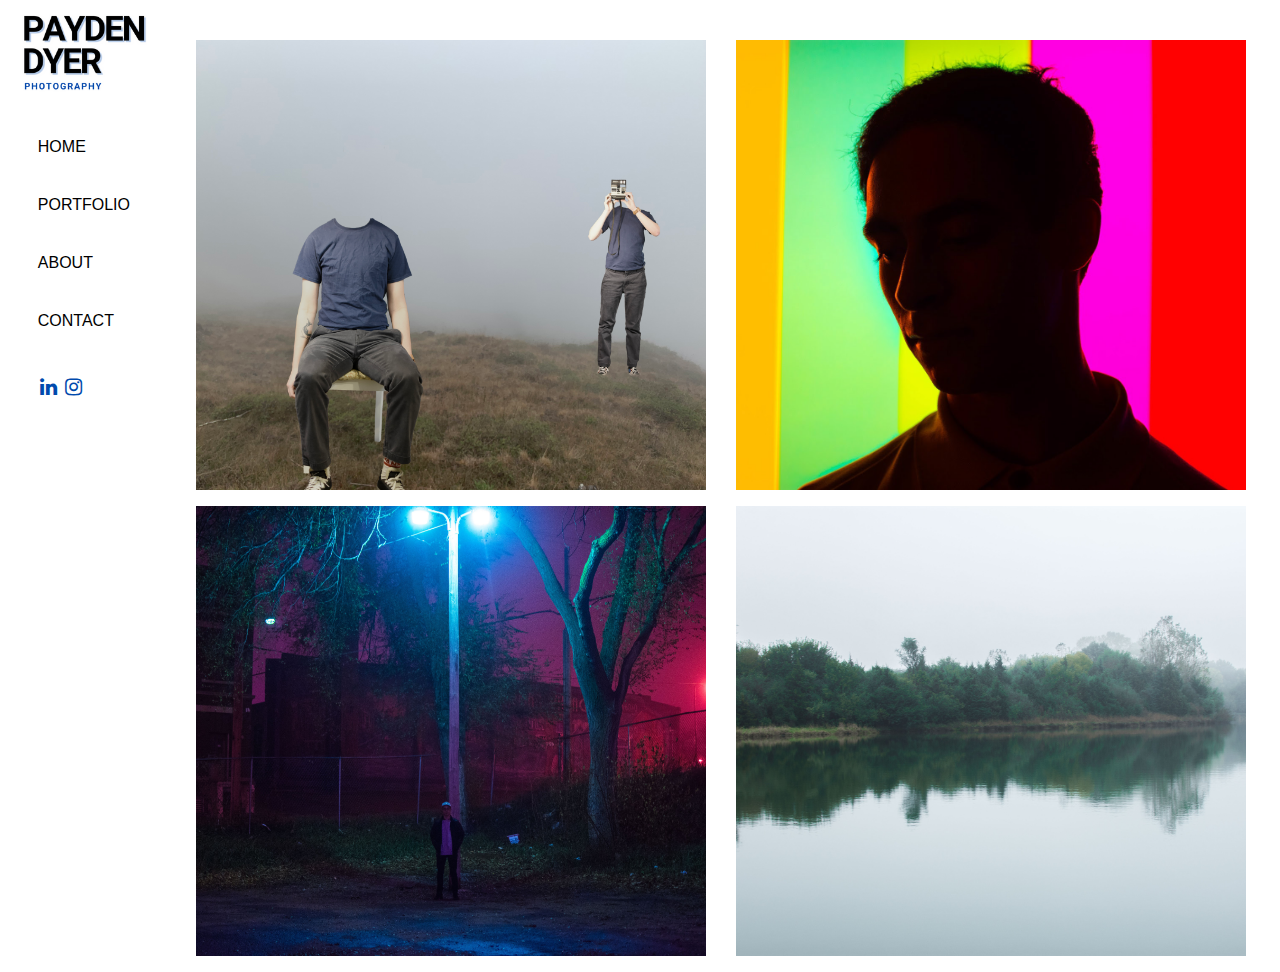
<file: index.html>
<!DOCTYPE html>
<html lang="en">

<head>
  <meta charset="UTF-8" />
  <meta name="viewport" content="width=device-width, initial-scale=1.0" />
  <title>Payden Dyer Photography</title>

  <link rel="stylesheet" href="styles.css" />
  <link rel="stylesheet" href="styles/bootstrap.css" />
  <link rel="stylesheet" href="https://cdnjs.cloudflare.com/ajax/libs/font-awesome/4.7.0/css/font-awesome.min.css">
</head>

<body>

  <div class="nav-container" id="myTopnav">
    <div class="logo-container">
      <img src="images/pd.png" alt="logo" class="logo">
    </div>
    <ul class="nav flex-column">
      <li class="nav-item"><a class="nav-link" href="index.html"> HOME</a></li>
      <li class="dropdown-btn nav-item"><a class="nav-link">PORTFOLIO</a>

      </li>
      <div class="dropdown-container">
        <a class="dropdown-content" href="gender.html">Self</a><br>
        <a class="dropdown-content" href="portraits.html">Portraits</a><br>
        <a class="dropdown-content" href="city.html">City Lights</a><br>
        <a class="dropdown-content" href="buildings.html">Buildings</a><br>
      </div>
      <li class="nav-item"><a class="nav-link" href="about.html"> ABOUT</a></li>
      <li class="nav-item"><a class="nav-link" href="contact.html"> CONTACT</a></li>
    </ul>
    <div class="social">
      <a target="_blank" href="https://linkedin.com/in/paydendyer" class="fa fa-linkedin" aria-hidden="true"></a>
      <a target="_blank" href="https://instagram.com/paydendyer" class="fa fa-instagram pl-2" aria-hidden="true"></a>

    </div>
    <a href="javascript:void(0);" style="font-size:30px;" class="icon" onclick="myFunction()">&#9776;</a>
  </div>
  <div class="container-home">
    <div class="row pb-3">
      <div class="col-md-6">
        <img src="images/gender/headless.jpg" class="image" alt="headless">
        <div class="middle"><a href="gender.html">
            <div class="text">Self</div>
          </a>
        </div>
      </div>
      <div class="col-md-6">
        <img src="images/portraits/colorful.jpg" class="image" alt="colorful portrait">
        <div class="middle"> <a href="portraits.html">
            <div class="text">Portraits</div>
          </a>
        </div>
      </div>
    </div>
    <div class="row pb-3">
      <div class="col-md-6">
        <img src="images/city/main.jpg" alt="image 1" class="image">
        <div class="middle"> <a href="city.html">
            <div class="text">City Lights</div>
          </a>
        </div>
      </div>
      <div class="col-md-6">
        <img src="images/nature/nature.jpg" alt="image 2" class="image">
        <div class="middle"> <a href="outdoors.html">
            <div class="text">Outdoors</div>
          </a>
        </div>
      </div>
    </div>
  </div>

  <!--<footer class="pt-5"> 2021 &copy; Payden Dyer </footer>-->
  <script>
    /* Loop through all dropdown buttons to toggle between hiding and showing its dropdown content - This allows the user to have multiple dropdowns without any conflict */
    var dropdown = document.getElementsByClassName("dropdown-btn");
    var i;

    for (i = 0; i < dropdown.length; i++) {
      dropdown[i].addEventListener("click", function () {
        this.classList.toggle("active");
        var dropdownContent = this.nextElementSibling;
        if (dropdownContent.style.display === "block") {
          dropdownContent.style.display = "none";
        } else {
          dropdownContent.style.display = "block";
        }
      });
    }
  </script>
  <script>
    function myFunction() {
      var x = document.getElementById("myTopnav");
      if (x.className === "nav-container") {
        x.className += " responsive";
      } else {
        x.className = "nav-container";
      }
    }
  </script>


</body>

</html>
</file>
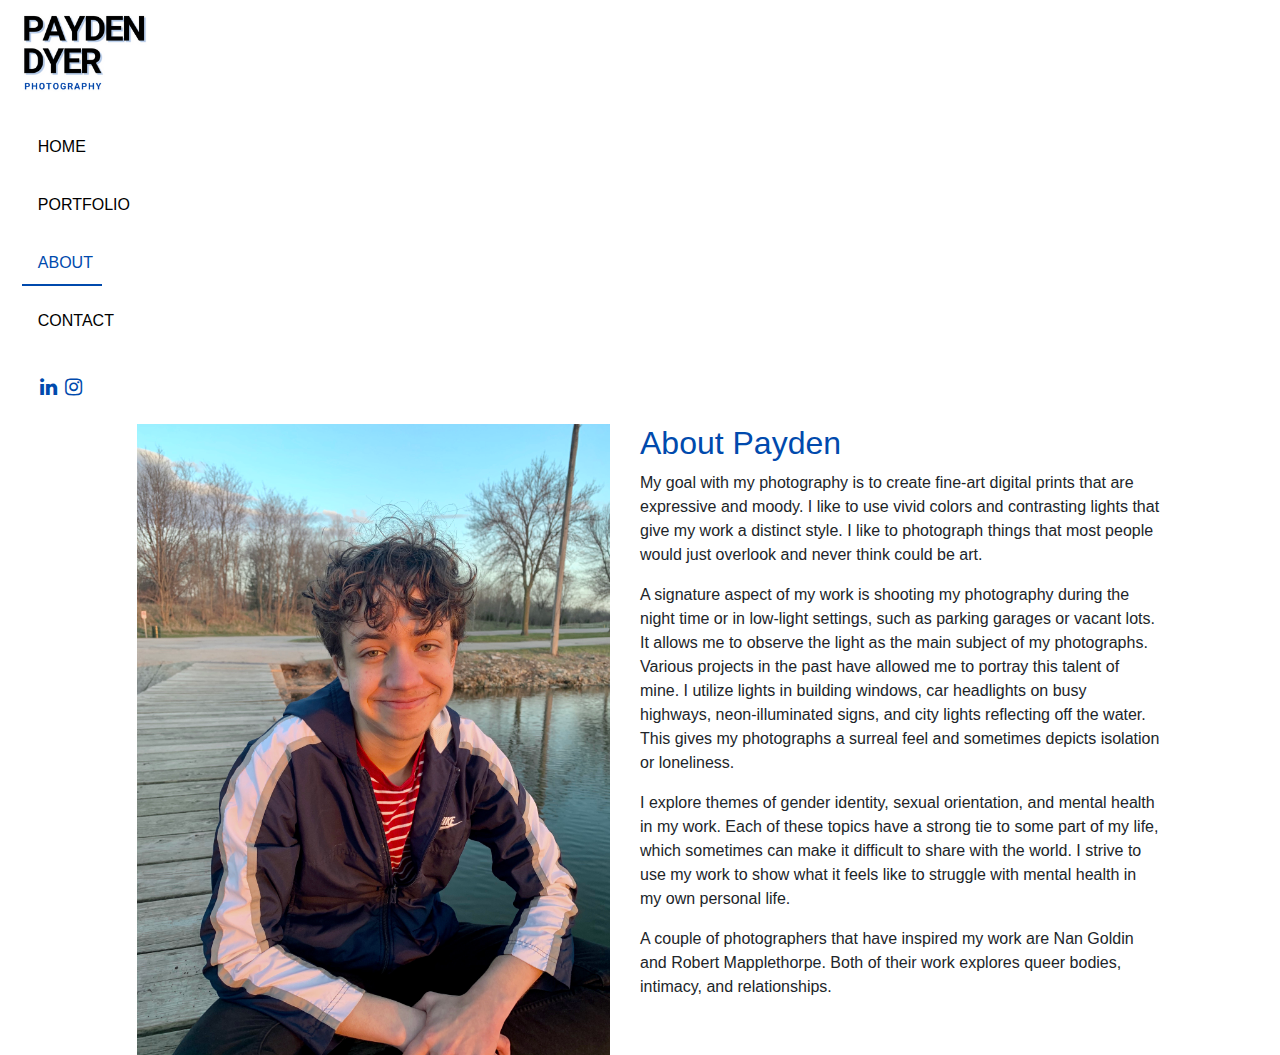
<file: about.html>
<!DOCTYPE html>
<html lang="en">
  <head>
    <meta charset="UTF-8" />
    <meta name="viewport" content="width=device-width, initial-scale=1.0" />
    <title>Payden Dyer Photography|About</title>

    <link rel="stylesheet" href="styles.css" />
    <link rel="stylesheet" href="styles/bootstrap.css" />
    <link rel="stylesheet" href="https://cdnjs.cloudflare.com/ajax/libs/font-awesome/4.7.0/css/font-awesome.min.css">
  </head>
  <body> 
   
  <div class="nav-container" id="myTopnav">
    <div class="logo-container">
    <img src="images/pd.png" alt="logo" class="logo">
      </div>
     <ul class="nav flex-column">
        <li class="nav-item"><a class="nav-link" href="index.html"> HOME</a></li>
        <li class="dropdown-btn nav-item"><a class="nav-link">PORTFOLIO</a>
        </li>
        <div class="dropdown-container">
          <a class="dropdown-content" href="gender.html">Self</a><br>
          <a class="dropdown-content" href="portraits.html">Portraits</a><br>
          <a class="dropdown-content" href="city.html">City Lights</a><br>
          <a class="dropdown-content" href="outdoors.html">Outdoors</a><br>
        </div>
        <li class="nav-item"><a class="nav-link current" href="about.html"> ABOUT</a></li>
        <li class="nav-item"><a class="nav-link" href="contact.html"> CONTACT</a></li>
      </ul>
       <div class="social">
    <a target="_blank" href="https://linkedin.com/in/paydendyer" class="fa fa-linkedin" aria-hidden="true"></a>
    <a target="_blank" href="https://instagram.com/paydendyer"class="fa fa-instagram pl-2" aria-hidden="true"></a>
    </div>
    <a href="javascript:void(0);" style="font-size:30px;" class="icon" onclick="myFunction()">&#9776;</a>
    </div>
    <div class="container about-container pt-5">
     
      <div class="row">
        <div class="col-md-6">
          <img src="images/about.jpg" alt="portrait of payden" class="me img-fluid pl-5">
        </div>
        <div class="col-md-6"> 
         <h2> About Payden</h2>
         <p>My goal with my photography is to create fine-art digital prints that are expressive and moody. I like to use vivid colors and contrasting lights that give my work a distinct style. I like to photograph things that most people would just overlook and never think could be art. 
          </p>
          <p>A signature aspect of my work is shooting my photography during the night time or in low-light settings, such as parking garages or vacant lots. It allows me to observe the light as the main subject of my photographs. Various projects in the past have allowed me to portray this talent of mine. I utilize lights in building windows, car headlights on busy highways, neon-illuminated signs, and city lights reflecting off the water. This gives my photographs a surreal feel and sometimes depicts isolation or loneliness.</p>
          <p> I explore themes of gender identity, sexual orientation, and mental health in my work. Each of these topics have a strong tie to some part of my life, which sometimes can make it difficult to share with the world. I strive to use my work to show what it feels like to struggle with mental health in my own personal life. </p>
        <p> A couple of photographers that have inspired my work are Nan Goldin and Robert Mapplethorpe. Both of their work explores queer bodies, intimacy, and relationships. </p>
        </div>
       
      </div>
    </div>
    <!--<footer class="pt-5"> 2021 &copy; Payden Dyer </footer>-->
      <script>
        /* Loop through all dropdown buttons to toggle between hiding and showing its dropdown content - This allows the user to have multiple dropdowns without any conflict */
        var dropdown = document.getElementsByClassName("dropdown-btn");
        var i;
        
        for (i = 0; i < dropdown.length; i++) {
          dropdown[i].addEventListener("click", function() {
          this.classList.toggle("active");
          var dropdownContent = this.nextElementSibling;
          if (dropdownContent.style.display === "block") {
          dropdownContent.style.display = "none";
          } else {
          dropdownContent.style.display = "block";
          }
          });
        }
        </script>
        <script>
          function myFunction() {
            var x = document.getElementById("myTopnav");
            if (x.className === "nav-container") {
              x.className += " responsive";
            } else {
              x.className = "nav-container";
            }
          }
          </script>
        </body>
        </html>
</file>
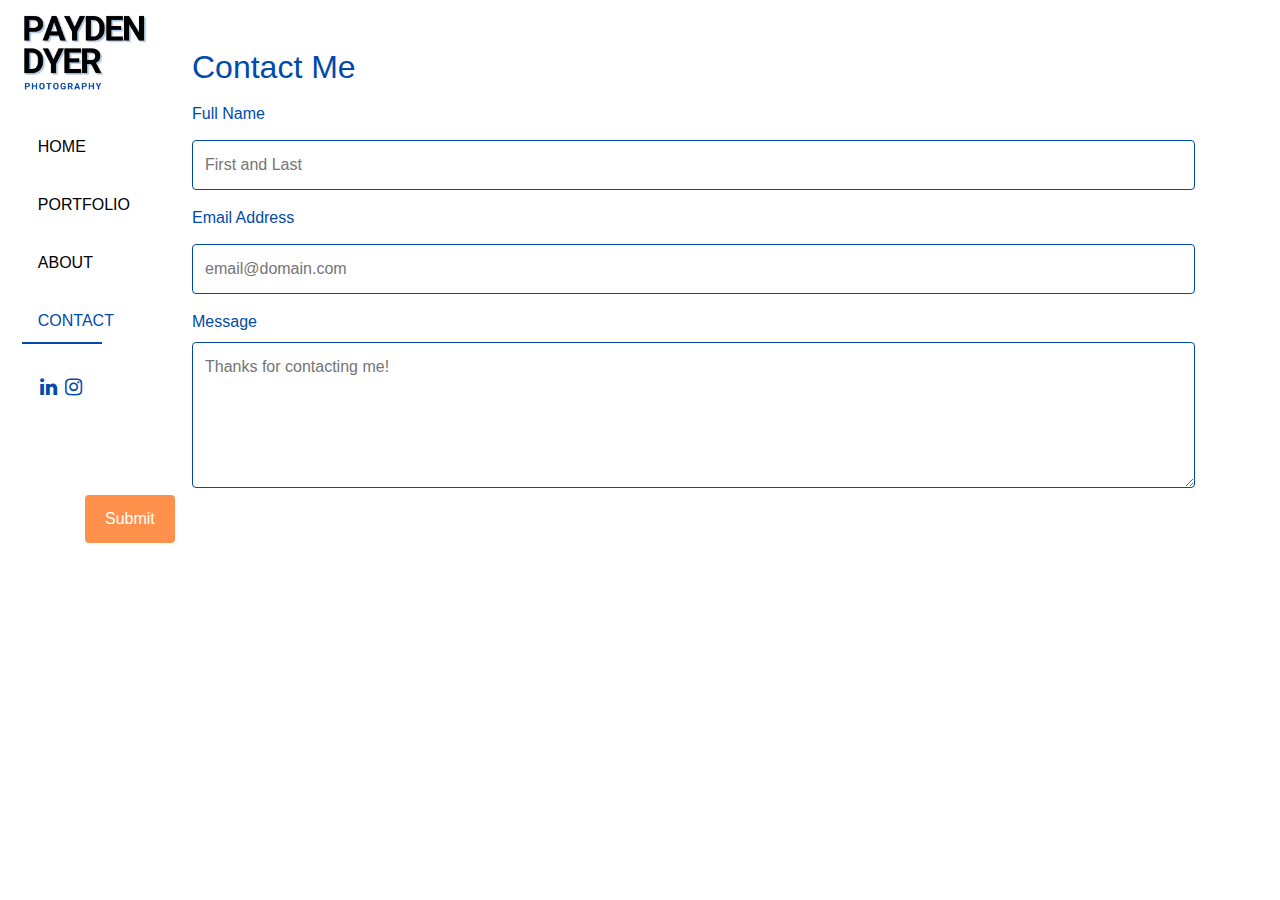
<file: contact.html>
<!DOCTYPE html>
<html lang="en">
  <head>
    <meta charset="UTF-8" />
    <meta name="viewport" content="width=device-width, initial-scale=1.0" />
    <title>Payden Dyer Photography|Contact</title>

    <link rel="stylesheet" href="styles.css" />
    <link rel="stylesheet" href="styles/bootstrap.css" />
    <link rel="stylesheet" href="https://cdnjs.cloudflare.com/ajax/libs/font-awesome/4.7.0/css/font-awesome.min.css">
  </head>
  <body> 
   
  <div class="nav-container" id="myTopnav">
    <div class="logo-container">
      <img src="images/pd.png" alt="logo" class="logo">
        </div>
     <ul class="nav flex-column">
        <li class="nav-item"><a class="nav-link" href="index.html"> HOME</a></li>
        <li class="dropdown-btn nav-item"><a class="nav-link">PORTFOLIO</a>
        </li>
        <div class="dropdown-container">
          <a class="dropdown-content" href="gender.html">Self</a><br>
          <a class="dropdown-content" href="portraits.html">Portraits</a><br>
          <a class="dropdown-content" href="city.html">City Lights</a><br>
          <a class="dropdown-content" href="outdoors.html">Outdoors</a><br>
        </div>
        <li class="nav-item"><a class="nav-link" href="about.html"> ABOUT</a></li>
        <li class="nav-item"><a class="nav-link current" href="#"> CONTACT</a></li>
      </ul>
      <div class="social">
    <a target="_blank" href="https://linkedin.com/in/paydendyer" class="fa fa-linkedin" aria-hidden="true"></a>
    <a target="_blank" href="https://instagram.com/paydendyer"class="fa fa-instagram pl-2" aria-hidden="true"></a>
    </div>
    <a href="javascript:void(0);" style="font-size:30px;" class="icon" onclick="myFunction()">&#9776;</a>
    </div> 
<div class="container contact-container pt-5">
<h2 class="pb-2"> Contact Me</h2>
    <form id="fs-frm" name="simple-contact-form" accept-charset="utf-8" action="https://formspree.io/f/xqkwrwyo" method="post">
      <fieldset id="fs-frm-inputs">
        <label for="full-name">Full Name</label>
        <input type="text" name="name" id="full-name" placeholder="First and Last" required="">
        <label for="email-address">Email Address</label>
        <input type="email" name="_replyto" id="email-address" placeholder="email@domain.com" required="">
        <label for="message">Message</label>
        <textarea rows="5" name="message" id="message" placeholder="Thanks for contacting me!" required=""></textarea>
        <input type="hidden" name="_subject" id="email-subject" value="Contact Form Submission">
      </fieldset>
      <input type="submit" value="Submit">
    </form><!-- <footer class="pt-5"> 2021 &copy; Payden Dyer </footer>-->
<script>
  /* Loop through all dropdown buttons to toggle between hiding and showing its dropdown content - This allows the user to have multiple dropdowns without any conflict */
  var dropdown = document.getElementsByClassName("dropdown-btn");
  var i;
  
  for (i = 0; i < dropdown.length; i++) {
    dropdown[i].addEventListener("click", function() {
    this.classList.toggle("active");
    var dropdownContent = this.nextElementSibling;
    if (dropdownContent.style.display === "block") {
    dropdownContent.style.display = "none";
    } else {
    dropdownContent.style.display = "block";
    }
    });
  }
  </script>
  <script>
    function myFunction() {
      var x = document.getElementById("myTopnav");
      if (x.className === "nav-container") {
        x.className += " responsive";
      } else {
        x.className = "nav-container";
      }
    }
    </script>
</body>
</html>
</file>
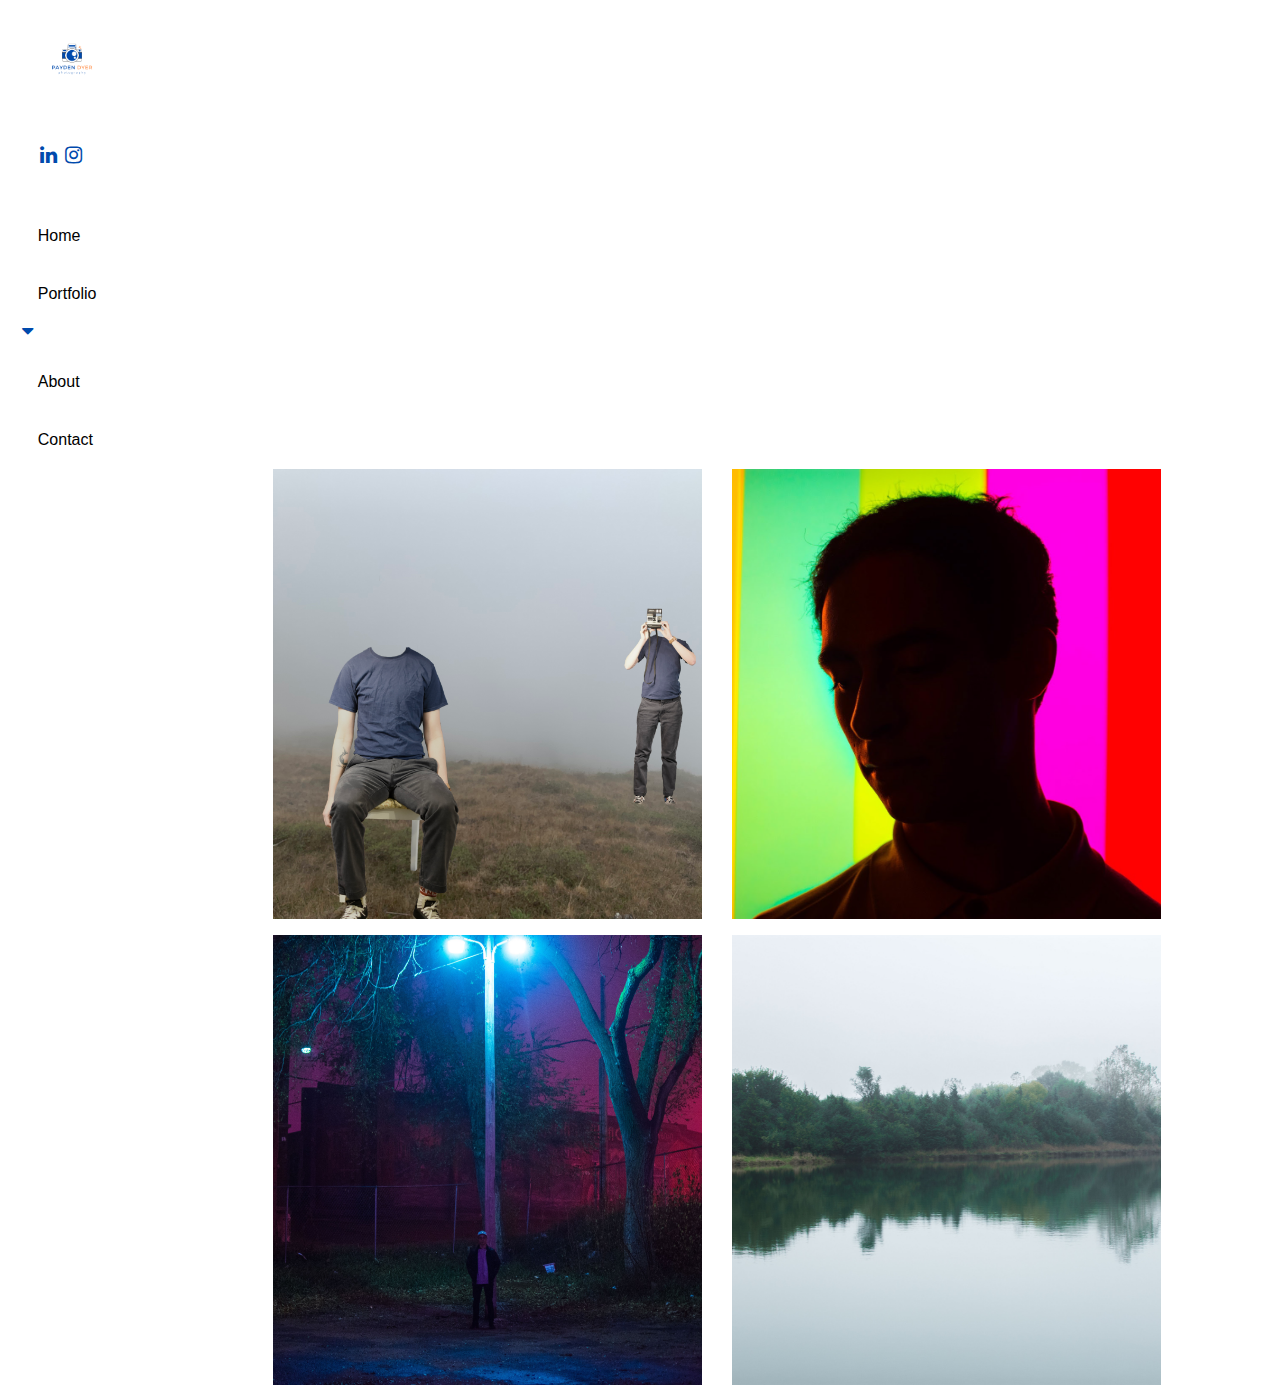
<file: home.html>
<!DOCTYPE html>
<html lang="en">
  <head>
    <meta charset="UTF-8" />
    <meta name="viewport" content="width=device-width, initial-scale=1.0" />
    <title>Payden Dyer Photography</title>

    <link rel="stylesheet" href="styles.css" />
    <link rel="stylesheet" href="styles/bootstrap.css" />
    <link rel="stylesheet" href="https://cdnjs.cloudflare.com/ajax/libs/font-awesome/4.7.0/css/font-awesome.min.css">
  </head>
  <body> 
   
  <div class="nav-container">
    <div class="logo">
    <img src="images/logo.jpg" alt="logo" class="logo"></div>
    <div class="social">
    <a target="_blank" href="https://linkedin.com/in/paydendyer" class="fa fa-linkedin" aria-hidden="true"></a>
    <a target="_blank" href="https://instagram.com/paydendyer"class="fa fa-instagram pl-2" aria-hidden="true"></a>
    </div>
     <ul class="nav flex-column">
        <li class="nav-item"><a class="nav-link" href="home.html"> Home</a></li>
        <li class="dropdown-btn nav-item"><a class="nav-link">Portfolio</a><i class="fa fa-caret-down"></i>
        
        </li>
        <div class="dropdown-container">
 <a class="dropdown-content" href="gender.html">Gender</a><br>
          <a class="dropdown-content" href="portraits.html">Portraits</a><br>
          <a class="dropdown-content" href="city.html">City Lights</a><br>
          <a class="dropdown-content" href="buildings.html">Buildings</a><br>
        </div>
        <li class="nav-item"><a class="nav-link" href="about.html"> About</a></li>
        <li class="nav-item"><a class="nav-link" href="#"> Contact</a></li>
      </ul>
    </div>
    <div class="container justify-content-center pt-5">
      <div class="row pb-3">
        <div class="col-md-2"></div>
        <div class="col-md-5">
          <img src="images/gender/headless.jpg" class="image" alt="headless">
          <div class="middle"><a href="gender.html">
            <div class="text">Gender</div></a>
          </div>
        </div>
        <div class="col-md-5">
         
      <img src="images/portraits/colorful.jpg" class="image" alt="colorful portrait">
      <div class="middle"> <a href="portraits.html">
        <div class="text">Portraits</div></a>
      </div>
    </div>
      </div>
      <div class="row">
        <div class="col-md-2"></div>
        <div class="col-md-5">
          <img src="images/city/main.jpg" alt="image 1" class="image">
          <div class="middle"> <a href="city.html">
            <div class="text">City Lights</div></a>
          </div>
        </div>
        <div class="col-md-5">
          <img src="images/nature/nature.jpg" alt="image 2" class="image">
          <div class="middle"> <a href="buildings.html">
            <div class="text">Fog</div></a>
          </div>
        </div>
      </div>
    </div>
    <script>
      /* Loop through all dropdown buttons to toggle between hiding and showing its dropdown content - This allows the user to have multiple dropdowns without any conflict */
      var dropdown = document.getElementsByClassName("dropdown-btn");
      var i;
      
      for (i = 0; i < dropdown.length; i++) {
        dropdown[i].addEventListener("click", function() {
        this.classList.toggle("active");
        var dropdownContent = this.nextElementSibling;
        if (dropdownContent.style.display === "block") {
        dropdownContent.style.display = "none";
        } else {
        dropdownContent.style.display = "block";
        }
        });
      }
      </script>
      
   <!---- <footer> &copy; Payden Dyer </footer> -->
    </body>
    
    </html>
    <!--<div class="container">
      <div class="row">
        <div class="col">
          <img src="images/image1.jpg" alt="image 1">
        </div>
        <div class="col">
          <img src="images/image2.jpg" alt="image 2">
        </div>
        
        <div class="col">
          <img src="images/image3.jpg" alt="image 3">
        </div>
        <div class="col">
          <img src="images/image1.jpg" alt="image 1">
        </div>
      </div>
    </div> -->
</file>
<file: styles.css>
body {
  margin: 0;
  padding: 0;
  font-family: Futura, "Trebuchet MS", Arial, sans-serif;
 }
 h1, h2 {
   color:#004AAD;
   font-family: Futura, "Trebuchet MS", Arial, sans-serif;
 }
 .nav {
   padding-top: 15px;
 }
 /* Navigation */
 .nav-container {
   float: left;
   height: 100%;
   width: 15%;
  padding-left: 1%;
 }
 .nav-item {
   font-size: 20px;
   padding: 1vh;
 }
 li a {
   color:#004AAD;
   text-align: left;
   font-family: Futura, "Trebuchet MS", Arial, sans-serif;
 }
 .nav-link {
   position: relative;
   text-decoration: none;
   font-family: Futura, "Trebuchet MS", Arial, sans-serif;
   font-size: 1rem;
   color: black;
 }
 .sublink {
   color: #004AAD;
 }
 /* Keeps underline on selected nav item */
 ul li a:before {
   content: "";
   position: absolute;
   width: 50%;
   height: 2px;
   background-color: #004AAD;
   color: #004AAD;
   bottom: -3px;
   left: 0;
   visibility: hidden;
   -webkit-transform: scaleX(0);
   transform: scaleX(0);
   -webkit-transition: all 0.15s ease-in-out 0s;
   transition: all 0.15s ease-in-out 0s;
 
 }
 ul li a.current:before { 
   visibility: visible;
   -webkit-transform: scaleX(1);
   transform: scaleX(1);
 }
 /* Creates underline on hover */
 .current {
   color: #004AAD;
 }
 ul li a {
   transition: 0.5s;
 }
 ul li a::after {
   position: absolute;
   content: "";
   width: 50%;
   height: 2px;
   top: 100%;
   left: 0;
   background: #004AAD;
   transition: transform 0.5s;
   transform: scaleX(0);
   transform-origin: right;
 }
 ul li a:hover::after {
   transform: scaleX(1);
   transform-origin: left;
 }
 /* Logo & Social Icons */
 .logo {
  width: 80%;
  padding: 1vh;
  display: inline-flex;
 }
 .social {
   display: flex;
   font-size: 20px;
   padding: 3vh;
 }
 .fa {
   color: #004AAD;
 }
 i {
   vertical-align: middle;
 }
 /* Home Page Grid */
 .middle {
   transition: .5s ease;
   opacity: 0;
   position: absolute;
   top: 50%;
   left: 50%;
   transform: translate(-50%, -50%);
   -ms-transform: translate(-50%, -50%);
   text-align: center;
 }
 
 .col-md-6:hover .image{
   opacity: 0.6;
 }
 
 .col-md-6:hover .middle {
   opacity: 1;
 }
 
 .text {
   color: #004AAD;
   font-size: 2rem;
   padding: 16px 32px;
   font-family: Futura, "Trebuchet MS", Arial, sans-serif;
 }
 .image {
   opacity: 1;
   display: block;
   transition: .5s ease;
   backface-visibility: hidden;
   width: 100%;
   height: 450px;
   object-fit: cover;
   }
 /* Portfolio Pages 
 .image-portfolio {
   width: 400px;
   height: 400px;
   object-fit: contain;
   object-position: 50% 50%;
   transition: .5s ease-in;
 }*/
 /* Hover
 .image-portfolio:hover {
   width: 100%;
   max-height: 500px;
 } */
 /* Dropdown Nav */
 .dropdown-container {
   display: none;
   text-align: left;
   padding: 1vh;
 }
 .dropdown-container-active {
   display: block;
   text-align: left;
   padding: 1vh;
 }
 .dropdown-content {
   color: black;
   font-size: 1rem;
   text-align: left;
   font-family: Futura, "Trebuchet MS", Arial, sans-serif;
 }
 .dropdown-content-sublink {
   font-size: 1rem;
   font-family: Futura, "Trebuchet MS", Arial, sans-serif;
   color: #004AAD;
 }
 .dropdown-content:hover {
   color: #004AAD;
 }
 /* About Page */
 p {
  font-family: Futura, "Trebuchet MS", Arial, sans-serif;
 }
 .me {
   display: inline-block;
 }

 
 .header {
   height: 150px;
 }
 /*Contact Page */
 /* Style inputs with type="text", select elements and textareas */
 input[type=text], input[type=email], select, textarea {
   width: 100%; /* Full width */
   padding: 12px; /* Some padding */ 
   border: 1px solid #004AAD; /* Gray border */
   border-radius: 4px; /* Rounded borders */
   box-sizing: border-box; /* Make sure that padding and width stays in place */
   margin-top: 6px; /* Add a top margin */
   margin-bottom: 16px; /* Bottom margin */
   resize: vertical; /* Allow the user to vertically resize the textarea (not horizontally) */
   font-family: Futura, "Trebuchet MS", Arial, sans-serif;
   color: #004AAD;
 }
 label[for=full-name], label[for=email-address], label[for=message] {
   color: #004AAD;
   font-family: Futura, "Trebuchet MS", Arial, sans-serif;
 }
 
 /* Style the submit button with a specific background color etc */
 input[type=submit] {
   background-color: #FF914D;
   color: white;
   padding: 12px 20px;
   border: none;
   border-radius: 4px;
   cursor: pointer;
 }
 
 /* When moving the mouse over the submit button, add a darker green color */
 input[type=submit]:hover {
   background-color: #FF914D;
   opacity: 90%;
 }
 footer {
  font-family: Futura, "Trebuchet MS", Arial, sans-serif;
   font-size: 14px;
   position:absolute;
   bottom:0;
 }
 img {
   max-width: 100%;
 }
 .myImg {
   cursor: pointer;
 }
 
 .myImg:hover {opacity: 0.7;}
 
 /* The Modal (background) */
 .modal {
   display: none; /* Hidden by default */
   position: fixed; /* Stay in place */
   z-index: 1; /* Sit on top */
   padding-top: 100px; /* Location of the box */
   left: 0;
   top: 0;
   width: 100%; /* Full width */
   height: 100%;
   overflow: auto; /* Enable scroll if needed */
   background-color: rgb(0,0,0); /* Fallback color */
   background-color: rgba(252, 248, 248, 0.9); /* Black w/ opacity */
 }
 
 /* Modal Content (Image) */
 .modal-content {
   margin: auto;
   display: block;
   width: 100%;
   max-width: 900px;
 }
 
 /* Add Animation - Zoom in the Modal */
 .modal-content, #caption {
   animation-name: zoom;
   animation-duration: 0.6s;
 }
 
 @keyframes zoom {
   from {transform:scale(0)}
   to {transform:scale(1)}
 }
 
 /* The Close Button */
 .close {
   position: absolute;
   top: 15px;
   right: 35px;
   color: white;
   font-size: 40px;
   font-weight: bold;
   transition: 0.3s;
 }
 
 .close:hover,
 .close:focus {
   color: #bbb;
   text-decoration: none;
   cursor: pointer;
 }
 
 /* 100% Image Width on Smaller Screens */
 @media only screen and (max-width: 700px){
   .modal-content {
     width: 100%;
   }
 }
 .row {
   display: -ms-flexbox; /* IE10 */
   display: flex;
   -ms-flex-wrap: wrap; /* IE10 */
   flex-wrap: wrap;
   padding: 0 4px;
   width: 100%;
   margin: auto;
 }
 
 /* Create four equal columns that sits next to each other */
 .column {
   -ms-flex: 33%; /* IE10 */
   flex: 33%;
   max-width: 33%;
   padding-bottom: 4px;
   padding-left: 8px;
   padding-right: 8px;
 }
 /* Responsive layout - makes a two column-layout instead of four columns */
@media (max-width: 800px) {
  .column {
    flex: 100%;
    max-width: 100%;
    padding: 0;
  }
}
 
 .column img {
   margin-top: 8px;
   vertical-align: middle;
   width: 100%;
 }
 * {
   box-sizing: border-box;
 }
 .container-portfolio {
   width: 85%;
   float: left;
 }
 /* Responsive layout - makes a one column-layout */
@media (max-width: 800px) {
  .container-portfolio {
    flex-direction: column;
    width: 100%;
    float: right;
  }
}
.container-home {
  width: 85%;
  float: left;
  padding-top: 40px;
}

@media only screen and (max-width: 1200px){
  .nav-link {
    width: 100%;
    float: none;
  }
}
.nav-container .icon {
  display: none;
  text-decoration: none;
}
/* When the screen is less than 600 pixels wide, hide all links, except for the first one ("Home"). Show the link that contains should open and close the topnav (.icon) */
@media screen and (max-width: 768px) {
  .nav-container a {
    display: none;
    padding: 12px 10px;
    padding-bottom: 0px;
  }
  .nav-container a.icon {
    float: right;
    display: block;
  }
  .container-home {
    padding-top: 0px;
    width: 100%;
  }
}
/* The "responsive" class is added to the topnav with JavaScript when the user clicks on the icon. This class makes the topnav look good on small screens (display the links vertically instead of horizontally) */
@media screen and (max-width: 768px) {
  .nav-container.responsive {
    position:relative;
    width: 100%;
    background-color: white;
  }
  .nav-container.responsive .icon {
    position: absolute;
    right: 0;
    top: 0;
  }
  .nav-container.responsive a {
    float: none;
    display: inline;
    text-align: center;
  }
  .nav-container {
    float: none;
    width: 100%;
    padding: 0;
  }
  .logo-container {
    float: left;
  }
  .social {
    display: none;
  }
  .logo {
    width: 70%;
  }
  .dropdown-container-active {
    display: none;
  }
  .row {
    margin-right: 0px !important;
    margin-left: 0px !important;
  }
}
</file>
